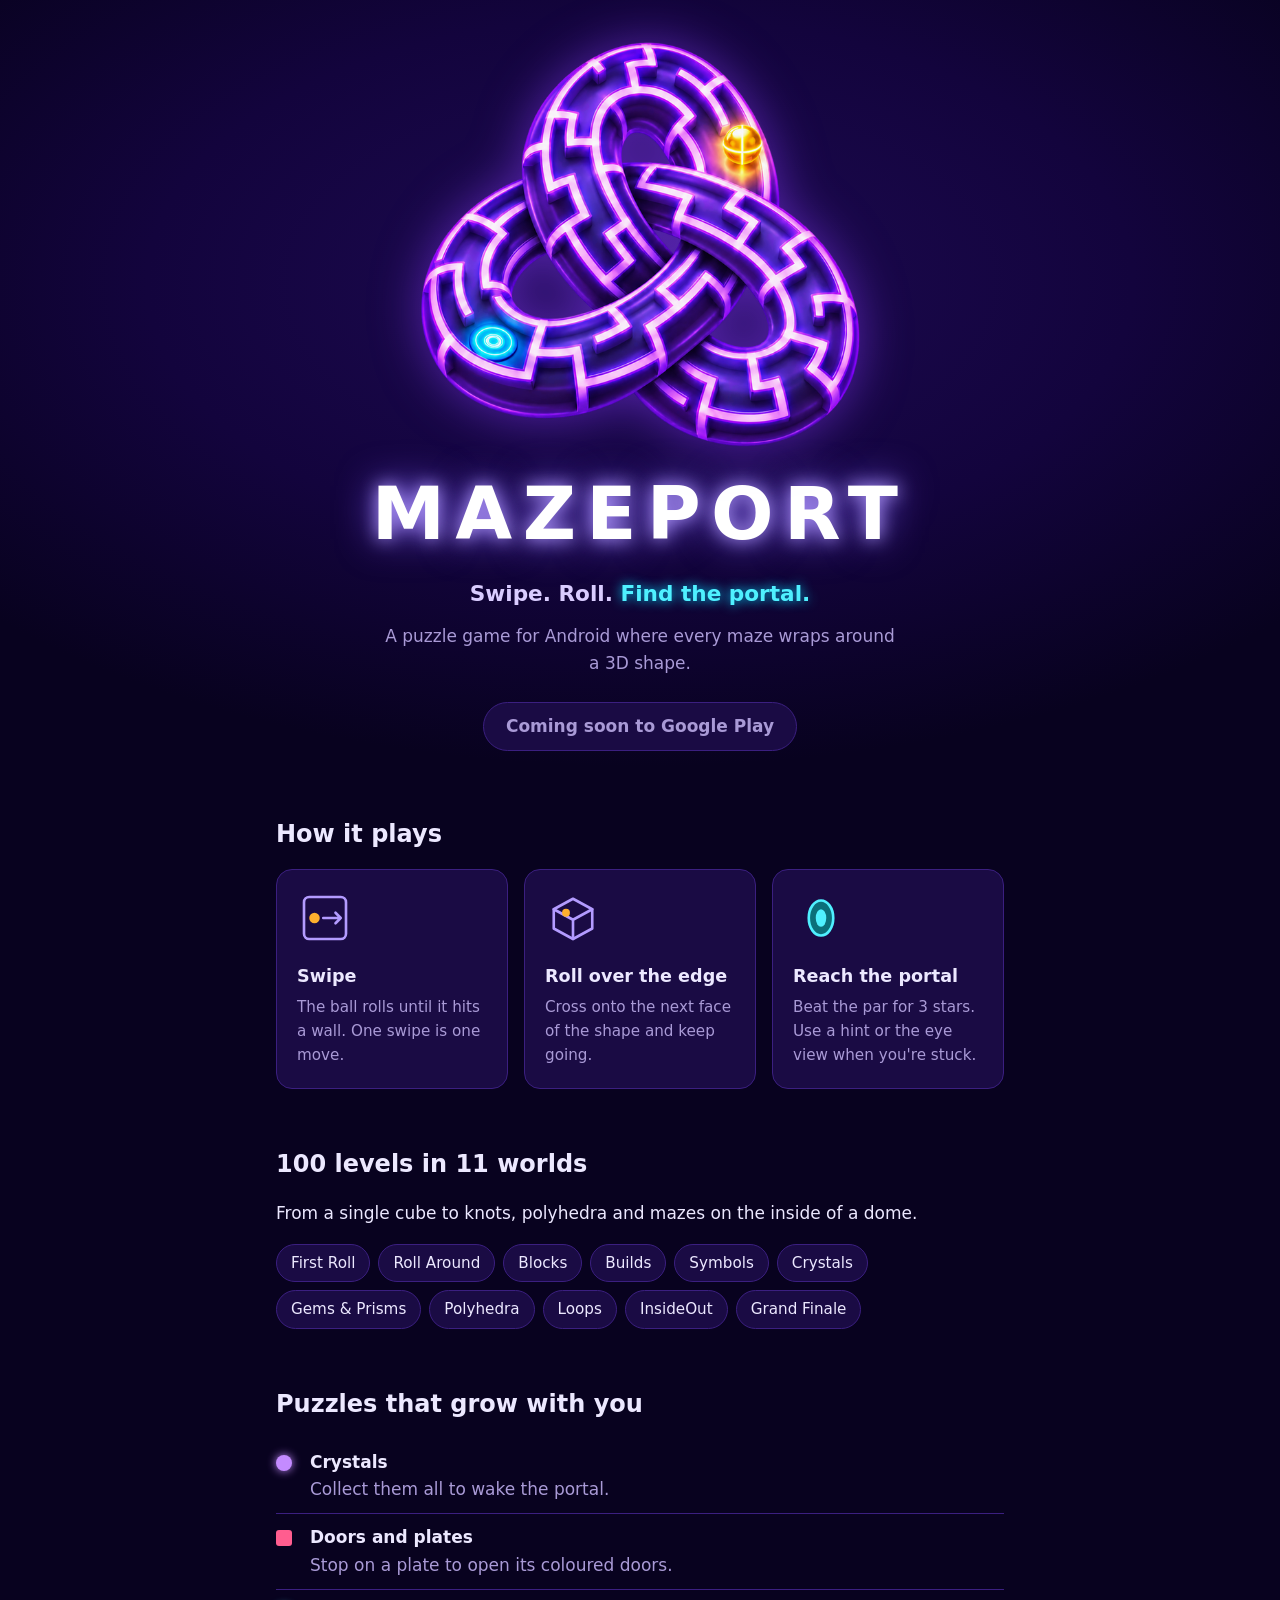
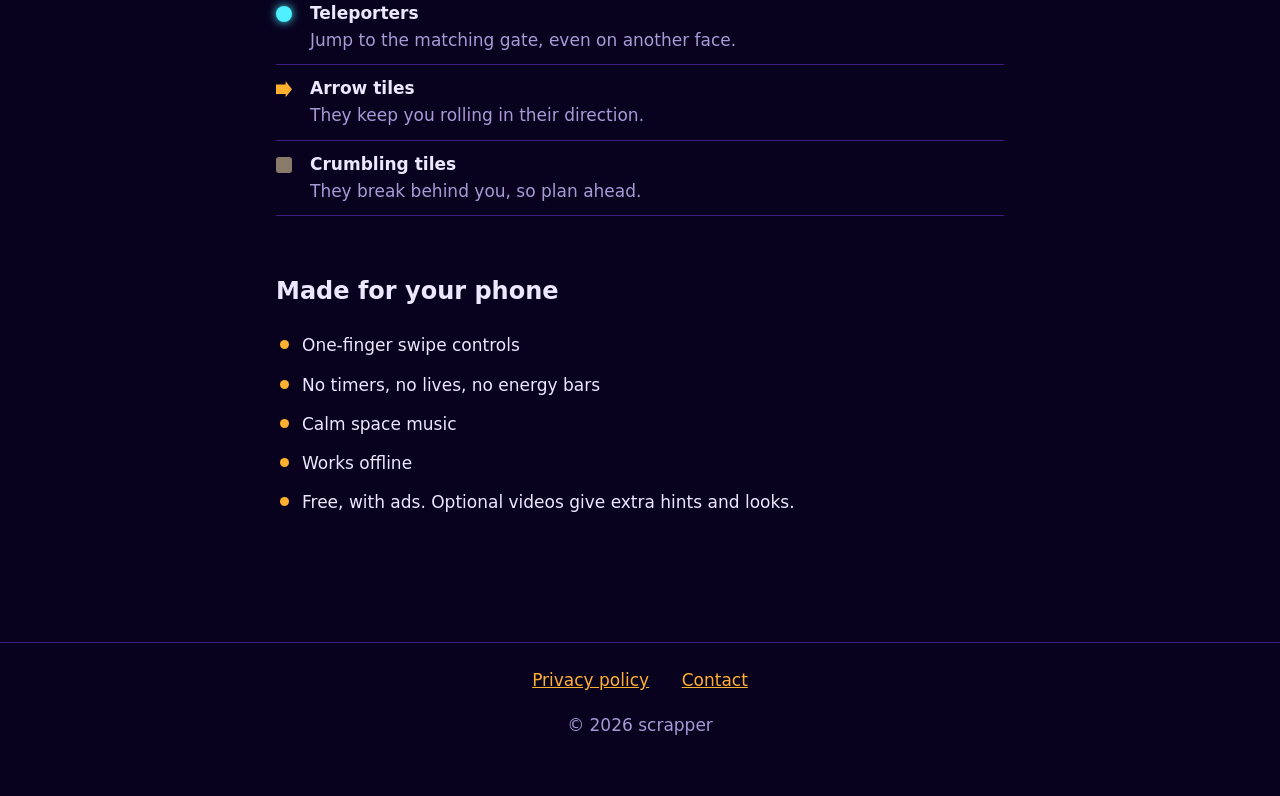
<file: index.html>
<!doctype html>
<html lang="en">
<head>
<meta charset="utf-8">
<meta name="viewport" content="width=device-width, initial-scale=1">
<title>Mazeport: 3D Shape Mazes</title>
<meta name="description" content="Swipe a ball through mazes that wrap around cubes, rings, knots and gems. 100 levels in 11 worlds for Android.">
<meta property="og:title" content="Mazeport: 3D Shape Mazes">
<meta property="og:description" content="Swipe a ball through mazes that wrap around cubes, rings, knots and gems.">
<meta property="og:image" content="https://scrapper-paca.github.io/mazeport-site/img/og.png">
<meta property="og:type" content="website">
<meta name="theme-color" content="#13043d">
<link rel="icon" href="img/favicon.png">
<link rel="apple-touch-icon" href="img/apple-touch-icon.png">
<link rel="stylesheet" href="style.css">
</head>
<body class="home">

<header class="hero">
  <img class="hero-art" src="img/knot.png" width="640" height="592" alt="The Mazeport logo: a glowing maze wrapped around a trefoil knot, with an orange ball and a cyan portal">
  <h1 class="logo">MAZEPORT</h1>
  <p class="tagline">Swipe. Roll. <span>Find the portal.</span></p>
  <p class="lead">A puzzle game for Android where every maze wraps around a 3D shape.</p>
  <p class="store-cta">Coming soon to Google Play</p>
</header>

<main>
  <section>
    <h2>How it plays</h2>
    <ol class="steps">
      <li>
        <svg viewBox="0 0 64 64" aria-hidden="true"><rect x="8" y="8" width="48" height="48" rx="6" class="ln"/><circle cx="20" cy="32" r="6" class="ball"/><path d="M30 32h20m-6-6 6 6-6 6" class="ln"/></svg>
        <h3>Swipe</h3>
        <p>The ball rolls until it hits a wall. One swipe is one move.</p>
      </li>
      <li>
        <svg viewBox="0 0 64 64" aria-hidden="true"><path d="M10 22 32 10l22 12v22L32 56 10 44Z" class="ln"/><path d="M10 22l22 12 22-12M32 34v22" class="ln"/><circle cx="24" cy="26" r="4.5" class="ball"/></svg>
        <h3>Roll over the edge</h3>
        <p>Cross onto the next face of the shape and keep going.</p>
      </li>
      <li>
        <svg viewBox="0 0 64 64" aria-hidden="true"><ellipse cx="32" cy="32" rx="14" ry="20" class="portal"/><ellipse cx="32" cy="32" rx="6" ry="10" class="portal-in"/></svg>
        <h3>Reach the portal</h3>
        <p>Beat the par for 3 stars. Use a hint or the eye view when you're stuck.</p>
      </li>
    </ol>
  </section>

  <section>
    <h2>100 levels in 11 worlds</h2>
    <p>From a single cube to knots, polyhedra and mazes on the inside of a dome.</p>
    <ul class="worlds">
      <li>First Roll</li><li>Roll Around</li><li>Blocks</li><li>Builds</li><li>Symbols</li><li>Crystals</li>
      <li>Gems &amp; Prisms</li><li>Polyhedra</li><li>Loops</li><li>InsideOut</li><li>Grand Finale</li>
    </ul>
  </section>

  <section>
    <h2>Puzzles that grow with you</h2>
    <ul class="mechanics">
      <li><span class="dot crystal"></span><b>Crystals</b> Collect them all to wake the portal.</li>
      <li><span class="dot door"></span><b>Doors and plates</b> Stop on a plate to open its coloured doors.</li>
      <li><span class="dot tele"></span><b>Teleporters</b> Jump to the matching gate, even on another face.</li>
      <li><span class="dot arrow"></span><b>Arrow tiles</b> They keep you rolling in their direction.</li>
      <li><span class="dot crumble"></span><b>Crumbling tiles</b> They break behind you, so plan ahead.</li>
    </ul>
  </section>

  <section>
    <h2>Made for your phone</h2>
    <ul class="facts">
      <li>One-finger swipe controls</li>
      <li>No timers, no lives, no energy bars</li>
      <li>Calm space music</li>
      <li>Works offline</li>
      <li>Free, with ads. Optional videos give extra hints and looks.</li>
    </ul>
  </section>
</main>

<footer>
  <nav>
    <a href="privacy.html">Privacy policy</a>
    <a href="mailto:cara.catalin@gmail.com">Contact</a>
  </nav>
  <p class="muted">&copy; 2026 scrapper</p>
</footer>

</body>
</html>
</file>
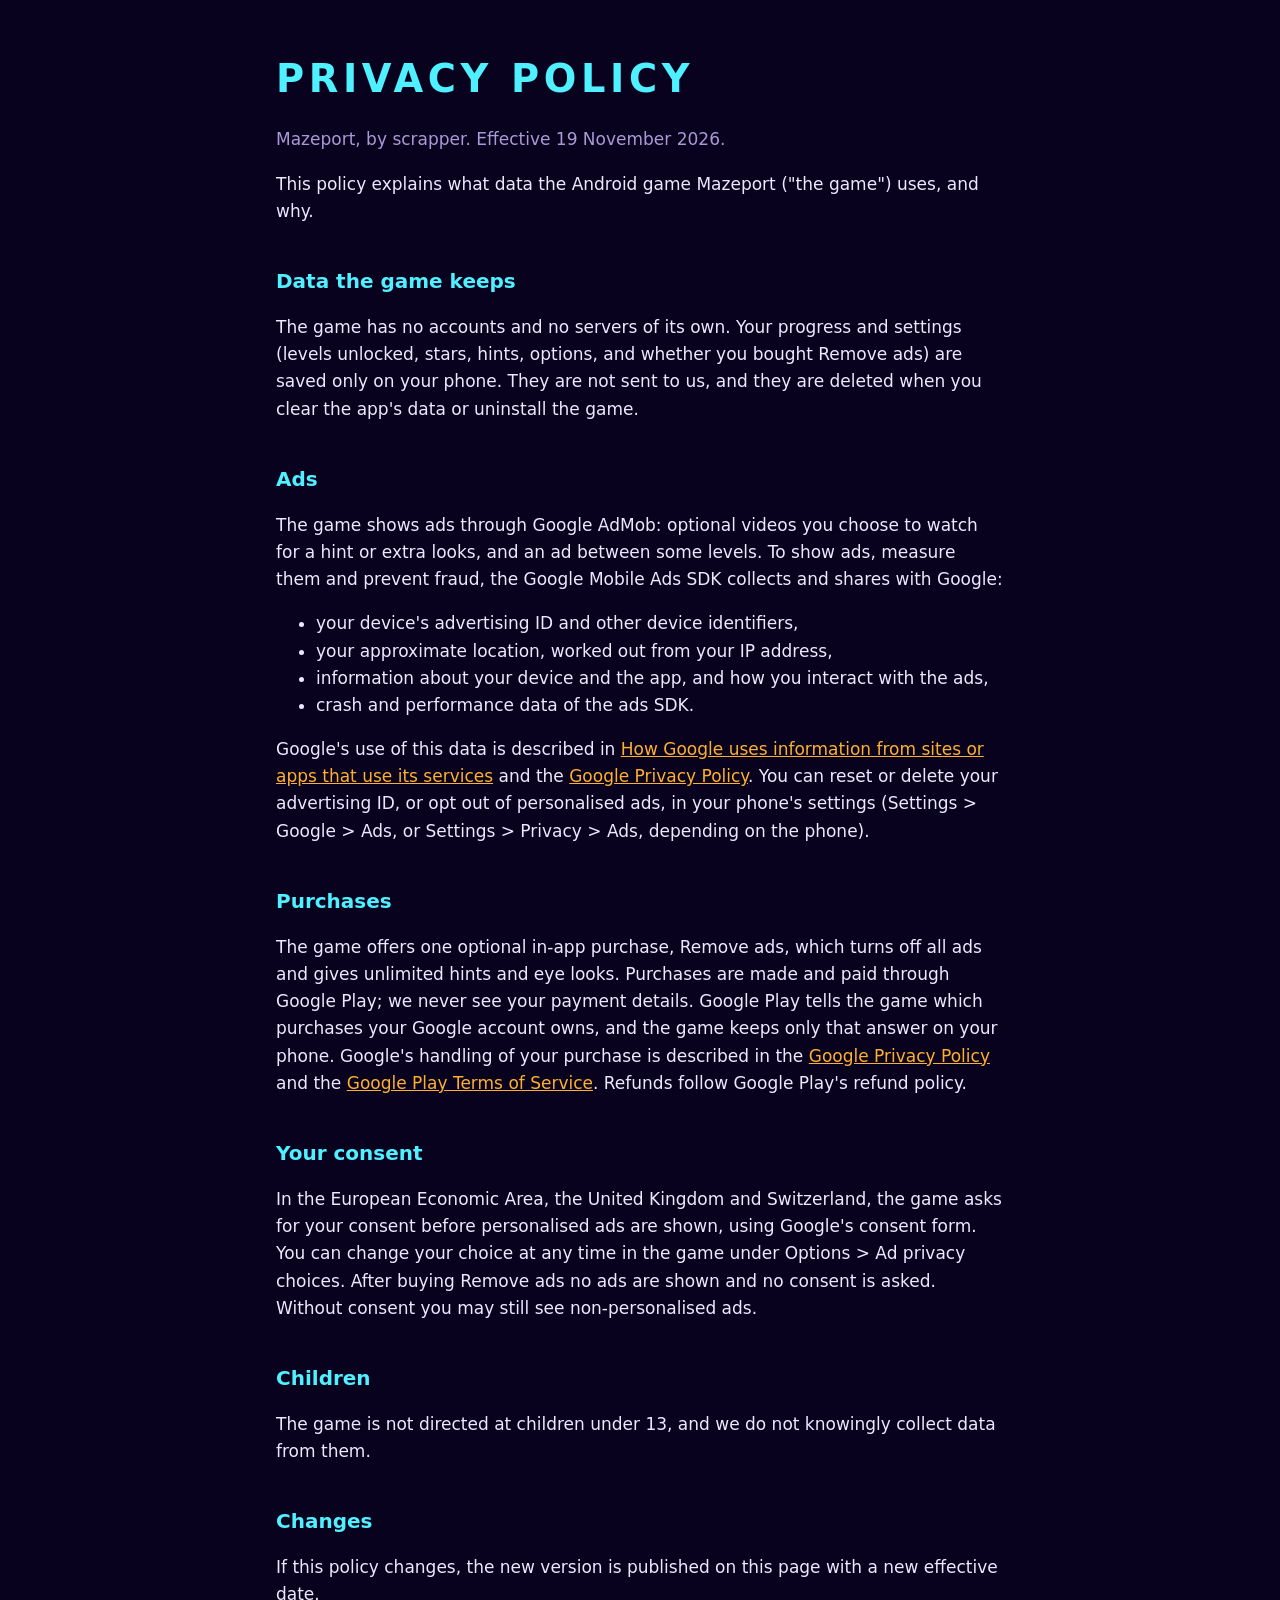
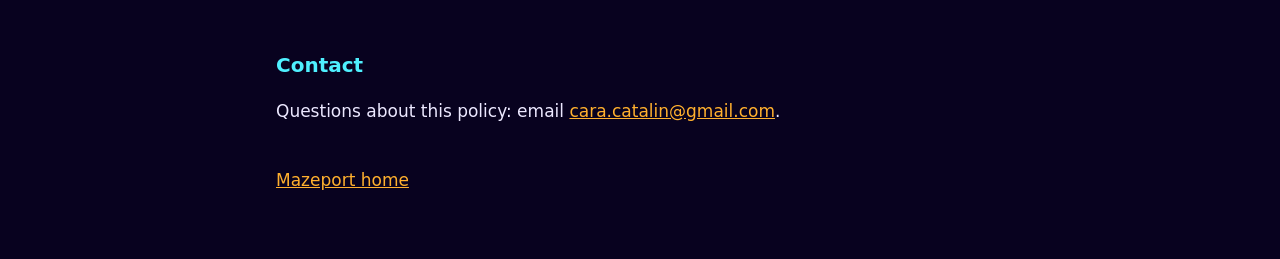
<file: privacy.html>
<!doctype html>
<html lang="en">
<head>
<meta charset="utf-8">
<meta name="viewport" content="width=device-width, initial-scale=1">
<title>Mazeport privacy policy</title>
<link rel="icon" href="img/favicon.png">
<link rel="stylesheet" href="style.css">
</head>
<body>
<main>
  <h1>PRIVACY POLICY</h1>
  <p class="muted">Mazeport, by scrapper. Effective 19 November 2026.</p>

  <p>This policy explains what data the Android game Mazeport ("the game") uses, and why.</p>

  <h2>Data the game keeps</h2>
  <p>The game has no accounts and no servers of its own. Your progress and settings (levels unlocked, stars,
  hints, options, and whether you bought Remove ads) are saved only on your phone. They are not sent to us, and they are deleted when you clear the
  app's data or uninstall the game.</p>

  <h2>Ads</h2>
  <p>The game shows ads through Google AdMob: optional videos you choose to watch for a hint or extra looks, and
  an ad between some levels. To show ads, measure them and prevent fraud, the Google Mobile Ads SDK collects and
  shares with Google:</p>
  <ul>
    <li>your device's advertising ID and other device identifiers,</li>
    <li>your approximate location, worked out from your IP address,</li>
    <li>information about your device and the app, and how you interact with the ads,</li>
    <li>crash and performance data of the ads SDK.</li>
  </ul>
  <p>Google's use of this data is described in
  <a href="https://policies.google.com/technologies/partner-sites">How Google uses information from sites or apps
  that use its services</a> and the <a href="https://policies.google.com/privacy">Google Privacy Policy</a>.
  You can reset or delete your advertising ID, or opt out of personalised ads, in your phone's settings
  (Settings &gt; Google &gt; Ads, or Settings &gt; Privacy &gt; Ads, depending on the phone).</p>

  <h2>Purchases</h2>
  <p>The game offers one optional in-app purchase, Remove ads, which turns off all ads and gives unlimited hints
  and eye looks. Purchases are made and paid through Google Play; we never see your payment details. Google Play
  tells the game which purchases your Google account owns, and the game keeps only that answer on your phone.
  Google's handling of your purchase is described in the <a href="https://policies.google.com/privacy">Google
  Privacy Policy</a> and the <a href="https://play.google.com/about/play-terms/">Google Play Terms of
  Service</a>. Refunds follow Google Play's refund policy.</p>

  <h2>Your consent</h2>
  <p>In the European Economic Area, the United Kingdom and Switzerland, the game asks for your consent before
  personalised ads are shown, using Google's consent form. You can change your choice at any time in the game
  under Options &gt; Ad privacy choices. After buying Remove ads no ads are shown and no consent is asked. Without consent you may still see non-personalised ads.</p>

  <h2>Children</h2>
  <p>The game is not directed at children under 13, and we do not knowingly collect data from them.</p>

  <h2>Changes</h2>
  <p>If this policy changes, the new version is published on this page with a new effective date.</p>

  <h2>Contact</h2>
  <p>Questions about this policy: email
  <a href="mailto:cara.catalin@gmail.com">cara.catalin@gmail.com</a>.</p>

  <nav><a href="index.html">Mazeport home</a></nav>
</main>
</body>
</html>
</file>
<file: style.css>
:root {
  --bg: #08021f; --bg2: #13043d; --panel: #1a0b44; --line: #3b1f80;
  --text: #ece8ff; --muted: #a99ad6; --violet: #b39bff; --cyan: #4ff0ff; --amber: #ffb02e;
}
* { box-sizing: border-box; }
body { margin: 0; background: var(--bg); color: var(--text); font: 17px/1.6 system-ui, -apple-system, "Segoe UI", Roboto, sans-serif; }
main { max-width: 760px; margin: 0 auto; padding: 48px 16px 64px; }
h1 { color: var(--cyan); letter-spacing: 0.12em; font-size: 2.4rem; margin: 0 0 8px; }
h2 { color: var(--cyan); font-size: 1.25rem; margin: 2em 0 0.4em; }
a { color: var(--amber); }
.muted { color: var(--muted); }
nav { margin-top: 2.5em; }
nav a { margin-right: 1.2em; }

/* Home page */
.home main { padding-top: 8px; }
.home section { margin-bottom: 56px; }
.home h2 { font-size: 1.5rem; color: var(--text); margin: 0 0 16px; }
.hero {
  text-align: center; padding: 40px 16px 56px;
  background: radial-gradient(ellipse 70% 60% at 50% 35%, #1d0a52 0%, var(--bg2) 55%, var(--bg) 100%);
}
.hero-art { width: min(440px, 80vw); height: auto; display: block; margin: 0 auto; filter: drop-shadow(0 0 24px #8a3cff88); }
.logo {
  font-size: clamp(2.6rem, 11vw, 4.6rem); font-weight: 900; letter-spacing: 0.14em; color: #fff;
  margin: 8px 0 4px; text-shadow: 0 0 18px var(--violet), 0 0 40px #7f5cff;
}
.tagline { font-size: 1.35rem; font-weight: 700; color: #d9ccff; margin: 0; }
.tagline span { color: var(--cyan); text-shadow: 0 0 12px #00d8ff; }
.lead { color: var(--muted); max-width: 30em; margin: 12px auto 24px; }
.store-cta {
  display: inline-block; margin: 0; padding: 10px 22px; border-radius: 999px;
  border: 1px solid var(--line); background: var(--panel); color: var(--muted); font-weight: 600;
}

.steps { list-style: none; padding: 0; margin: 0; display: grid; gap: 16px; grid-template-columns: repeat(auto-fit, minmax(200px, 1fr)); }
.steps li { background: var(--panel); border: 1px solid var(--line); border-radius: 16px; padding: 20px; }
.steps svg { width: 56px; height: 56px; }
.steps h3 { margin: 8px 0 4px; font-size: 1.1rem; }
.steps p { margin: 0; color: var(--muted); font-size: 0.95rem; }
.ln { fill: none; stroke: var(--violet); stroke-width: 3; stroke-linejoin: round; stroke-linecap: round; }
.ball { fill: var(--amber); }
.portal { fill: #0b6f7a; stroke: var(--cyan); stroke-width: 3; }
.portal-in { fill: var(--cyan); }

.worlds { list-style: none; padding: 0; margin: 0; display: flex; flex-wrap: wrap; gap: 8px; }
.worlds li { padding: 6px 14px; border-radius: 999px; background: var(--panel); border: 1px solid var(--line); font-size: 0.95rem; }

.mechanics, .facts { list-style: none; padding: 0; margin: 0; }
.mechanics li { display: grid; grid-template-columns: 22px 1fr; column-gap: 12px; padding: 10px 0; border-bottom: 1px solid var(--line); color: var(--muted); }
.mechanics b { color: var(--text); display: block; }
.dot { grid-row: span 2; width: 16px; height: 16px; border-radius: 50%; margin-top: 6px; }
.crystal { background: #c48bff; box-shadow: 0 0 10px #c48bff; }
.door { background: #ff5d8f; border-radius: 3px; }
.tele { background: var(--cyan); box-shadow: 0 0 10px var(--cyan); }
.arrow { background: var(--amber); clip-path: polygon(0 20%, 60% 20%, 60% 0, 100% 50%, 60% 100%, 60% 80%, 0 80%); border-radius: 0; }
.crumble { background: #8a7a6a; border-radius: 3px; }
.facts li { padding: 6px 0 6px 26px; position: relative; }
.facts li::before { content: ""; position: absolute; left: 4px; top: 14px; width: 9px; height: 9px; border-radius: 50%; background: var(--amber); }

footer { text-align: center; padding: 24px 16px 40px; border-top: 1px solid var(--line); }
footer nav { margin: 0 0 8px; }
footer nav a { margin: 0 0.8em; }
</file>
